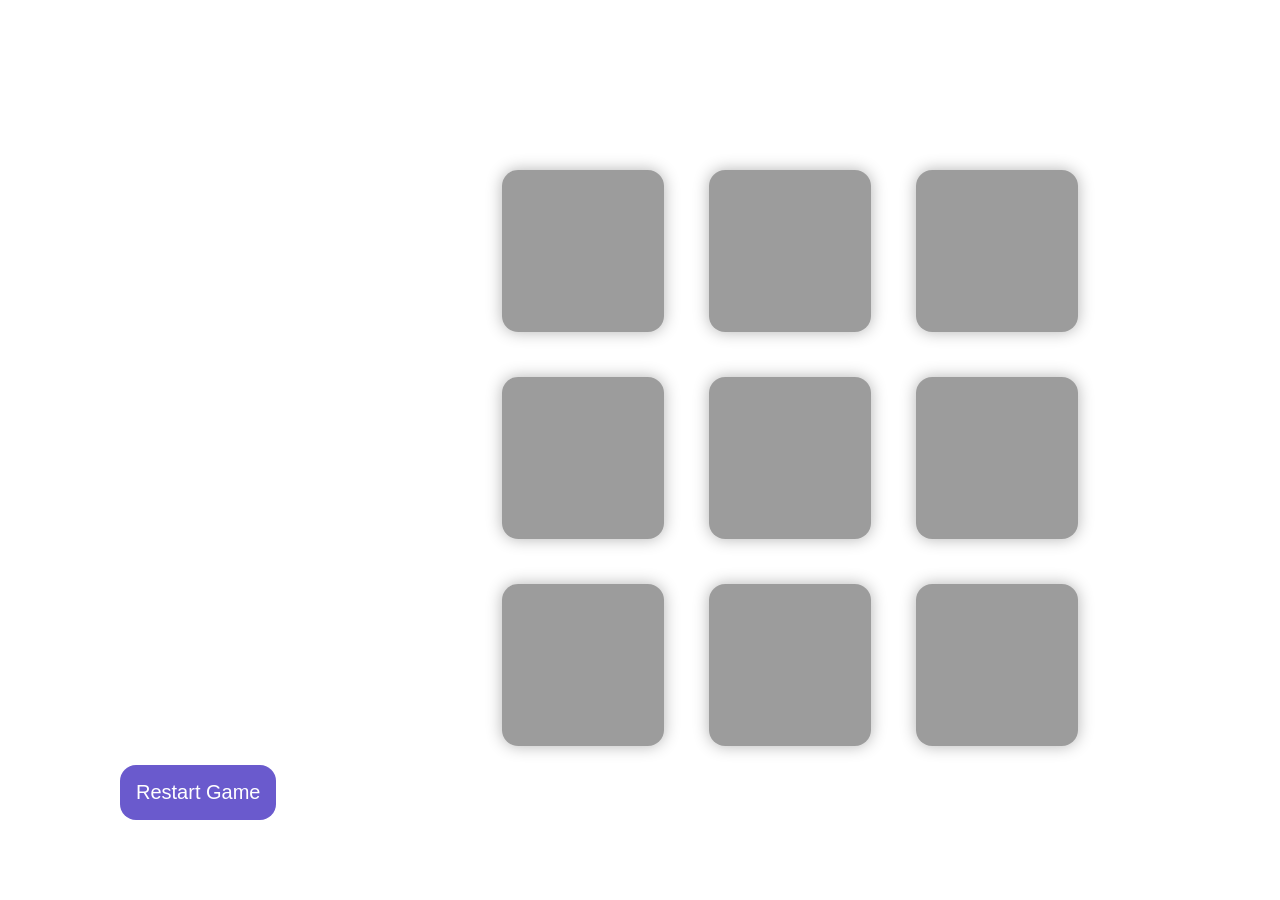
<file: index.html>
<!DOCTYPE html>
<html lang="en">
<head>
    <meta charset="UTF-8">
    <meta name="viewport" content="width=device-width, initial-scale=1.0">
    <title>Tic-Tac-Toe</title>
    <!-- Place this inside the <head> tag -->
<link rel="icon" href="./OG logo.png" type="image/x-icon">

    <link rel="stylesheet" href="style.css">
</head>
<body>
<div class="msg-container hide">
    <p id="msg">Winner</p>
    <button id="new-btn" class="start">New Game</button>
</div>
<main>
    <h1> Tic Tac Toe</h1>
    <div class="container">
        <div class="game">
            <button class="box"></button>
            <button class="box"></button>
            <button class="box"></button>
            <button class="box"></button>
            <button class="box"></button>
            <button class="box"></button>
            <button class="box"></button>
            <button class="box"></button>
            <button class="box"></button>
        </div>
    </div>
    <button id="restart-btn" class="glow-button">Restart Game</button>
</main>

    <script src="script.js"></script>
</body>
</html>
</file>
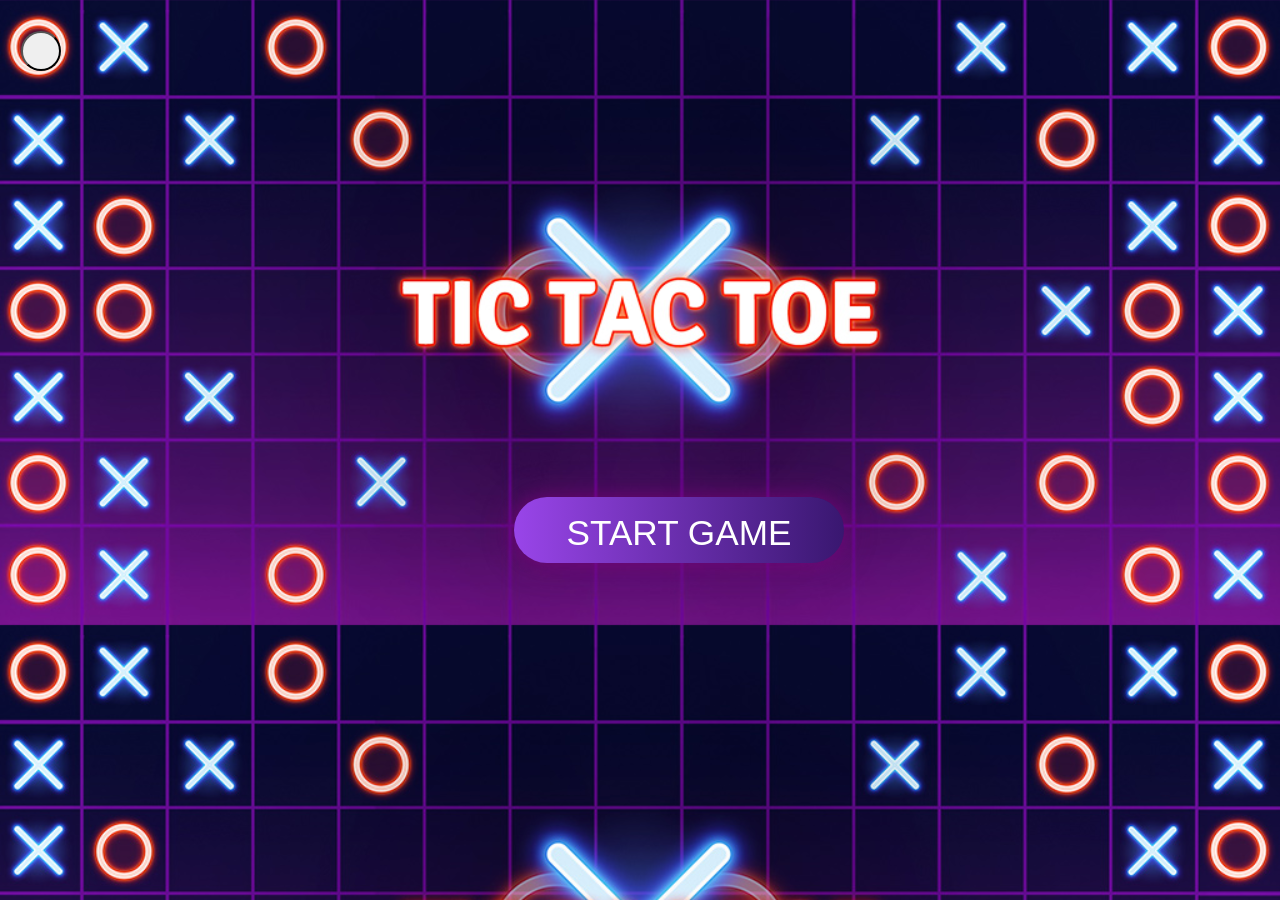
<file: start.html>
<!DOCTYPE html>
<html lang="en">
<head>
    <meta charset="UTF-8">
    <meta name="viewport" content="width=device-width, initial-scale=1.0">
    <title>Document</title>
    <link rel="stylesheet" href="start.css">
</head>
<body>
    <button class="btn"><a href="index.html"> START GAME</a></button>

    <button id="startMusic"></button>
     <audio id="bgMusic" loop>
     <source src="/tic tac audio 1.mp3" type="audio/mpeg">
     </audio>

     <script src="start.js"></script>
</body>
</html>
</file>
<file: style.css>
*{
margin: 0;
padding: 0;
}

body {
    background-image: url(https://static.vecteezy.com/system/resources/previews/001/879/980/large_2x/playful-tic-tac-toe-free-vector.jpg);
    text-align: center;
    background-size: cover;
    height: 641px;
}

.container {
height: 80vh;
width: 80vb;
display: flex;
justify-content: center;
align-items: center;
background-color: rgba(255, 255, 255, 0.158);
backdrop-filter: 10px;
border-radius: 40px;
margin-left: 430px;
padding-bottom: 15px;
}

.game {
    height: 60vmin;
    width: 40vvmin;
    display: flex;
    flex-wrap: wrap;
    justify-content: center;
    align-items: center;
    gap: 5vmin;
}

.box {
    height: 18vmin;
    width: 18vmin;
    border-radius: 1rem;
    border: none;
    box-shadow: 0 0 1rem rgba(0, 0, 0, 0.3);
    font-size: 10vmin;
    color: #b0413e;
    background-color: rgba(0, 0, 0, 0.39);
    backdrop-filter: 10px;
}

#restart-btn {
    padding: 1rem;
    font-size: 1.25rem;
    background-color: slateblue;
    color: #fff;
    border-radius: 1rem;
    border: none;
    /* margin-right:1000px; */
    display: flex;
    position: relative;
    left: 120px;
    bottom: 50px;
}
#msg {
    color: #ffffc7;
    font-size: 5vmin;
}

.msg-container {
    height: 100vmin;
    display: flex;
    justify-content: center;
    align-items: center;
    flex-direction: column;
    gap: 4rem;
}

.hide {
    display: none;
}

h1 {
    margin-top: 10px;
    margin-bottom: 15px;
    color: white;
    font-size: xxx-large;
    display: inline-flex;
    position: relative;
    left: 180px;
}

main {
    width: 986px;
    height: 635px;
}

.glow-button {
    background-color: #4CAF50; /* Green background */
    color: rgb(255, 255, 255); /* White text */
    border: none;
    padding: 15px 30px;
    font-size: 16px;
    border-radius: 5px;
    cursor: pointer;
    transition: box-shadow 0.3s ease, transform 0.3s ease;
  }
  
  .glow-button:hover {
    box-shadow: 0 0 20px 5px rgba(106, 90, 205, 1); /* Glowing green effect */
    transform: scale(1.05); /* Slightly enlarge button */
  }

  .start {
    background-color: royalblue; /* Green background */
    color: white; /* White text */
    border: none;
    padding: 15px 30px;
    font-size: 16px;
    border-radius: 5px;
    cursor: pointer;
    transition: box-shadow 0.3s ease, transform 0.3s ease;
  }
  
  .start:hover {
    box-shadow: 0 0 20px 5px rgba(106, 90, 205, 1); /* Glowing green effect */
    transform: scale(1.05); /* Slightly enlarge button */
  }

  @media only screen and (max-width: 455px) {
    .glow-button{
      visibility: hidden;
    }

    /* body {
      text-align: start;
    } */

    h1 {
       position: absolute;
       left: 30px;
       top: 60px;
       font-size: 40px;
    }

    .container {
      height: 230px;
      width: 201.5px;
      position: absolute;
      /* left: 20px; */
      right: 204px;
      top: 200px;
      background-color: rgba(255, 255, 255, 0.158);
      backdrop-filter: 10px;
      border-radius: 40px;
      /* margin-left: 430px; */
      padding-bottom: 15px;

       }

       .box {
        height: 10vmin;
        width: 10vmin;
        border-radius: 1rem;
    border: none;
    box-shadow: 0 0 1rem rgba(0, 0, 0, 0.3);
    font-size: 6.5vmin;
    color: #b0413e;
    background-color: rgba(0, 0, 0, 0.39);
    backdrop-filter: 10px;
      }

      .game{
        gap: 14.5px;
      }
  }
</file>
<file: start.css>
*{
    margin: 0;
    padding: 0;
}

body{
    background-image: url(/tic\ tac\ toe\ wallpapper.jpg);
    background-size: cover;
}

.btn {
    font-size: xx-large;  
    height: 60px;
    width: 300px;
    background-color:rgba(128, 0, 128, 0.438);
    backdrop-filter: 10px;
    display: flex;
    position: relative;
    left: 529px;
    top: 500px;
    justify-content: center;
    padding-top: 8px;
    transition: transform 1s ease-in-out 0.2s;
    transform: scale(1.1);
    box-shadow: 0 0 5px 5px rgba(90, 34, 139, 1);
    border-radius: 15px;
}

/*.btn:hover {
    transform: scale(1.1);
    box-shadow: 0 0 5px 5px rgba(90, 34, 139, 1);
}*/
    

a {
    color: white;
    text-decoration: none;
}

#startMusic {
    border-radius: 30px;
    background-image: url(https://cdn-icons-png.flaticon.com/128/7566/7566380.png);
    background-size: cover;
    display: flex;
    justify-content: flex-start;
    height: 40px;
    width:40px;
    position: relative;
    bottom: 29px;
    left: 21px;
}  

.btn {
    background: linear-gradient(90deg, #9945e9, #391770);
    border: none;
    color: white;
    font-size: 2rem;
    padding: 15px 30px;
    border-radius: 50px;
    cursor: pointer;
    text-transform: uppercase;
    transition: 0.3s ease;
    box-shadow: 0 0 15px rgba(128, 0, 128, 0.438), 0 0 30px rgba(128, 0, 128, 0.438);
    animation: pulse 1.5s infinite;
  }
  
  .btn:hover {
    background: linear-gradient(90deg, #470f7c, #311957);
    transform: scale(1.1);
    box-shadow: 0 0 20px rgba(128, 0, 128, 0.438), 0 0 40px rgba(128, 0, 128, 0.438);
  }
  
  @keyframes pulse {
    0%, 100% {
      box-shadow: 0 0 15px rgba(66, 31, 88, 0.6), 0 0 30px rgba(160, 105, 248, 0.4);
    }
    50% {
      box-shadow: 0 0 25px rgba(169, 8, 233, 0.8), 0 0 50px rgba(145, 12, 185, 0.6);
    }
  }

  /* making start responsive */

  @media only screen and (max-width: 455px){
    body{
      /* display: flex;
      justify-content: flex-start;
      align-content: flex-start; */
      background-image: url(https://th.bing.com/th/id/OIP.5lt0W1gWjUx7QRpF94XkwAAAAA?rs=1&pid=ImgDetMain);
    }

    .btn{
      display: flex;
      position: absolute;
      left: 30px;
      top: 459px;
      background: linear-gradient(90deg, #e6fa77, #ddec0d);
      border: none;
      color: white;
      font-size: 2rem;
      padding: 15px 30px;
      border-radius: 50px;
      cursor: pointer;
      text-transform: uppercase;
      transition: 0.3s ease;
      box-shadow: 0 0 15px rgba(164, 204, 22, 0.438), 0 0 30px rgba(127, 199, 12, 0.438);
      animation: Pulse 1.5s infinite;
     
    }

    .btn:hover {
      background: linear-gradient(90deg, #470f7c, #311957);
      transform: scale(1.1);
      box-shadow: 0 0 20px rgba(116, 18, 173, 0.438), 0 0 40px rgba(128, 0, 128, 0.438);
    }

    @keyframes Pulse {
      0%, 100% {
        box-shadow: 0 0 15px rgba(189, 207, 22, 0.6), 0 0 30px rgba(132, 134, 15, 0.4);
      }
      50% {
        box-shadow: 0 0 25px rgba(133, 197, 29, 0.8), 0 0 50px rgba(216, 230, 28, 0.6);
      }
    }

    #startMusic {
      position: absolute;
      top: 22px;
    }
  }
</file>
